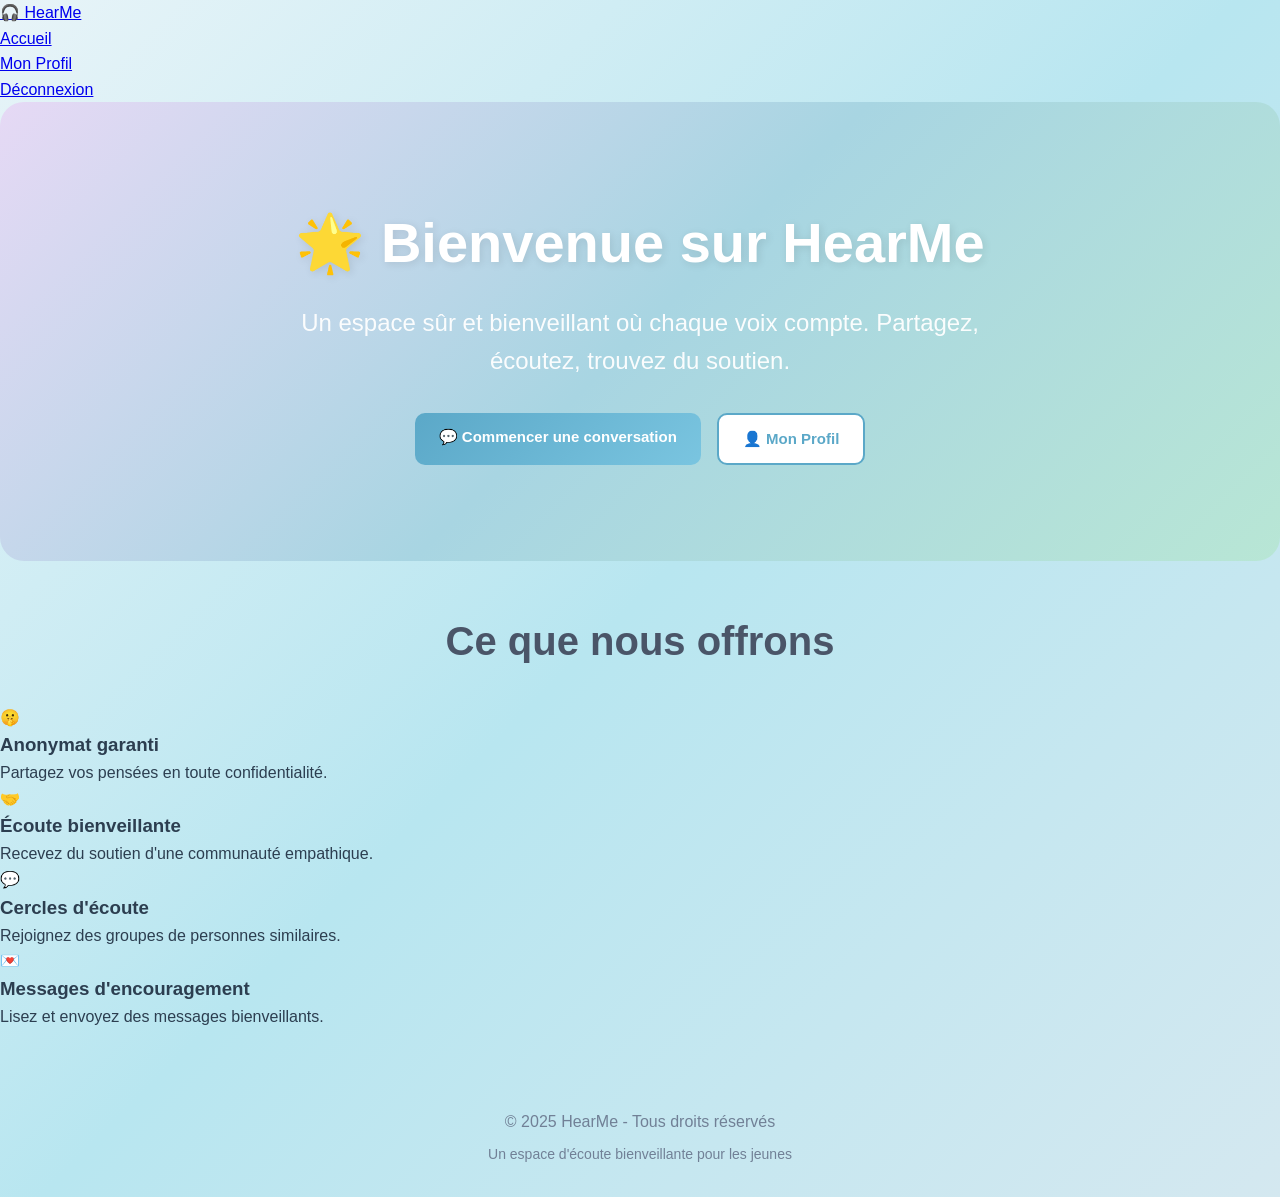
<file: View/FrontOffice/Home.html>
<!DOCTYPE html>
<html lang="fr">
<head>
    <meta charset="UTF-8">
    <meta name="viewport" content="width=device-width, initial-scale=1.0">
    <title>HearMe - Page d'Accueil</title>
    <link rel="stylesheet" href="../BackOffice/assets/css/style.css">
    <style>
        .welcome-section {
            background: linear-gradient(135deg, #E6D9F5 0%, #A8D5E2 50%, #B8E6D5 100%);
            padding: 6rem 2rem;
            text-align: center;
            border-radius: 24px;
            margin-bottom: 3rem;
        }
        
        .welcome-section h1 {
            font-size: 3.5rem;
            color: white;
            text-shadow: 2px 2px 8px rgba(0,0,0,0.1);
            margin-bottom: 1rem;
        }
        
        .welcome-section .tagline {
            font-size: 1.5rem;
            color: white;
            opacity: 0.95;
            max-width: 700px;
            margin: 0 auto 2rem auto;
        }
        
        .cta-buttons {
            display: flex;
            gap: 1rem;
            justify-content: center;
            margin-top: 2rem;
        }
    </style>
</head>
<body>
    <!-- Navigation -->
    <nav class="navbar">
        <a href="Home.html" class="logo">🎧 HearMe</a>
        <ul class="nav-links">
            <li><a href="Home.html">Accueil</a></li>
            <li><a href="Profilfront.php">Mon Profil</a></li>
            <li><a href="../BackOffice/logout.php">Déconnexion</a></li>
        </ul>
    </nav>

    <div class="container">
        <!-- Welcome Section -->
        <div class="welcome-section">
            <h1>🌟 Bienvenue sur HearMe</h1>
            <p class="tagline">
                Un espace sûr et bienveillant où chaque voix compte. 
                Partagez, écoutez, trouvez du soutien.
            </p>
            
            <div class="cta-buttons">
                <a href="#" class="btn btn-primary">💬 Commencer une conversation</a>
                <a href="Profilfront.php" class="btn btn-secondary">👤 Mon Profil</a>
            </div>
        </div>

        <!-- Features Section -->
        <h2 style="text-align: center; margin-bottom: 2rem; font-size: 2.5rem; color: #4A5568;">
            Ce que nous offrons
        </h2>
        
        <div class="features-grid">
            <div class="feature-card">
                <div class="feature-icon">🤫</div>
                <h3>Anonymat garanti</h3>
                <p>Partagez vos pensées en toute confidentialité.</p>
            </div>
            
            <div class="feature-card">
                <div class="feature-icon">🤝</div>
                <h3>Écoute bienveillante</h3>
                <p>Recevez du soutien d'une communauté empathique.</p>
            </div>
            
            <div class="feature-card">
                <div class="feature-icon">💬</div>
                <h3>Cercles d'écoute</h3>
                <p>Rejoignez des groupes de personnes similaires.</p>
            </div>
            
            <div class="feature-card">
                <div class="feature-icon">💌</div>
                <h3>Messages d'encouragement</h3>
                <p>Lisez et envoyez des messages bienveillants.</p>
            </div>
        </div>

        <!-- Footer -->
        <div style="text-align: center; padding: 2rem 0; color: #718096; margin-top: 3rem;">
            <p>&copy; 2025 HearMe - Tous droits réservés</p>
            <p style="margin-top: 0.5rem; font-size: 0.875rem;">
                Un espace d'écoute bienveillante pour les jeunes
            </p>
        </div>
    </div>
</body>
</html>
</file>
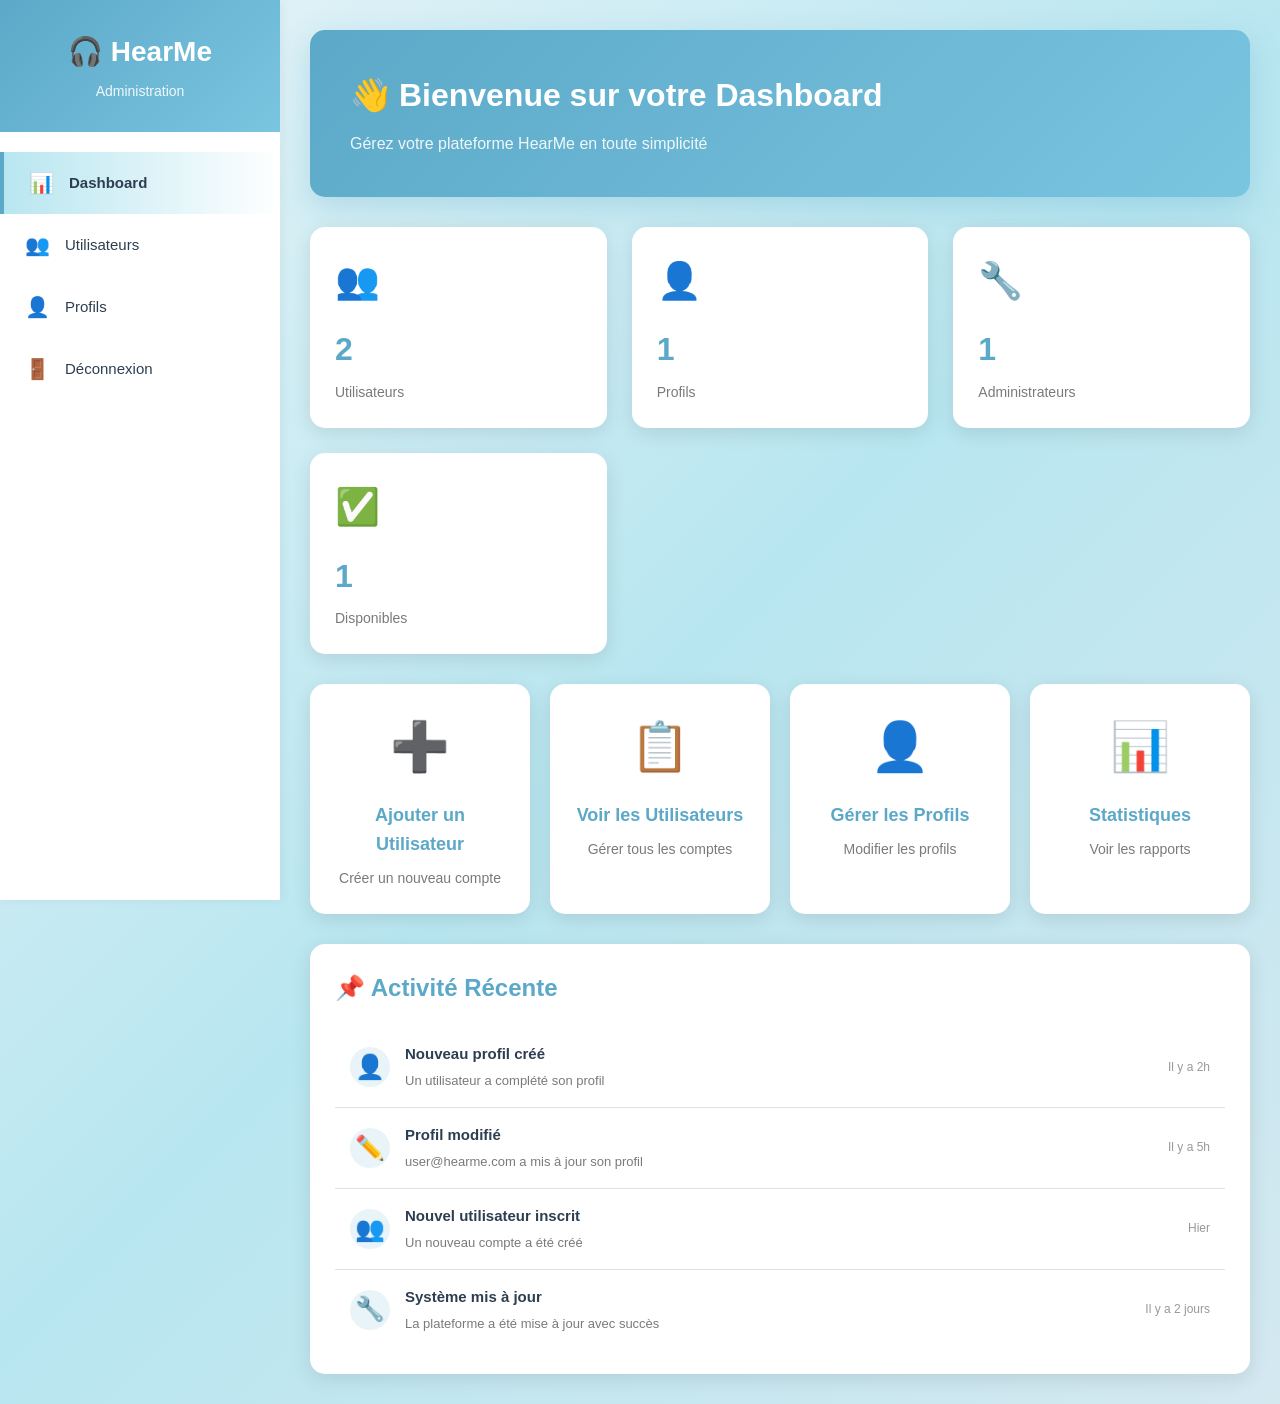
<file: hearme/View/BackOffice/dashboard.html>
<!DOCTYPE html>
<html lang="fr">
<head>
    <meta charset="UTF-8">
    <meta name="viewport" content="width=device-width, initial-scale=1.0">
    <title>Dashboard - HearMe Admin</title>
    <link rel="stylesheet" href="assets/css/style.css">
    <style>
        .welcome-banner {
            background: linear-gradient(135deg, #5BA8C8 0%, #7AC5E0 100%);
            color: white;
            padding: 40px;
            border-radius: 15px;
            margin-bottom: 30px;
            box-shadow: 0 10px 30px rgba(91, 168, 200, 0.3);
        }

        .welcome-banner h2 {
            font-size: 32px;
            margin-bottom: 10px;
        }

        .welcome-banner p {
            font-size: 16px;
            opacity: 0.9;
        }

        .quick-actions {
            display: grid;
            grid-template-columns: repeat(auto-fit, minmax(200px, 1fr));
            gap: 20px;
            margin-top: 30px;
        }

        .action-card {
            background: white;
            padding: 25px;
            border-radius: 15px;
            text-align: center;
            box-shadow: 0 5px 20px rgba(0, 0, 0, 0.1);
            transition: all 0.3s ease;
            cursor: pointer;
            text-decoration: none;
            color: inherit;
            display: block;
        }

        .action-card:hover {
            transform: translateY(-5px);
            box-shadow: 0 10px 30px rgba(0, 0, 0, 0.15);
        }

        .action-card .icon {
            font-size: 48px;
            margin-bottom: 15px;
        }

        .action-card h3 {
            color: #5BA8C8;
            font-size: 18px;
            margin-bottom: 8px;
        }

        .action-card p {
            color: #7A7A7A;
            font-size: 14px;
        }

        .recent-activity {
            background: white;
            border-radius: 15px;
            padding: 25px;
            box-shadow: 0 5px 20px rgba(0, 0, 0, 0.1);
            margin-top: 30px;
        }

        .recent-activity h3 {
            color: #5BA8C8;
            margin-bottom: 20px;
            font-size: 24px;
        }

        .activity-item {
            padding: 15px;
            border-bottom: 1px solid #E0E0E0;
            display: flex;
            align-items: center;
            gap: 15px;
        }

        .activity-item:last-child {
            border-bottom: none;
        }

        .activity-icon {
            font-size: 24px;
            width: 40px;
            height: 40px;
            background: #E8F4F8;
            border-radius: 50%;
            display: flex;
            align-items: center;
            justify-content: center;
        }

        .activity-content {
            flex: 1;
        }

        .activity-content h4 {
            color: #2C3E50;
            font-size: 15px;
            margin-bottom: 5px;
        }

        .activity-content p {
            color: #7A7A7A;
            font-size: 13px;
        }

        .activity-time {
            color: #999;
            font-size: 12px;
        }
    </style>
</head>
<body>
    <div class="container-fluid">
        <div class="row">
            <!-- Sidebar -->
            <aside class="col-md-3 sidebar">
                <div class="sidebar-header">
                    <h2>🎧 HearMe</h2>
                    <p>Administration</p>
                </div>
                <nav class="sidebar-menu">
                    <a href="dashboard.html" class="menu-item active">
                        <span class="icon">📊</span>
                        <span class="text">Dashboard</span>
                    </a>
                    <a href="ListerUsers.php" class="menu-item">
                        <span class="icon">👥</span>
                        <span class="text">Utilisateurs</span>
                    </a>
                    <a href="ListerProfil.php" class="menu-item">
                        <span class="icon">👤</span>
                        <span class="text">Profils</span>
                    </a>
                    <a href="logout.php" class="menu-item">
                        <span class="icon">🚪</span>
                        <span class="text">Déconnexion</span>
                    </a>
                </nav>
            </aside>

            <!-- Main Content -->
            <main class="col-md-9 main-content">
                <!-- Welcome Banner -->
                <div class="welcome-banner">
                    <h2>👋 Bienvenue sur votre Dashboard</h2>
                    <p>Gérez votre plateforme HearMe en toute simplicité</p>
                </div>

                <!-- Stats Grid -->
                <div class="stats-grid">
                    <div class="stat-card">
                        <div class="icon">👥</div>
                        <div class="value" id="totalUsers">-</div>
                        <div class="label">Utilisateurs</div>
                    </div>

                    <div class="stat-card">
                        <div class="icon">👤</div>
                        <div class="value" id="totalProfils">-</div>
                        <div class="label">Profils</div>
                    </div>

                    <div class="stat-card">
                        <div class="icon">🔧</div>
                        <div class="value" id="totalAdmins">-</div>
                        <div class="label">Administrateurs</div>
                    </div>

                    <div class="stat-card">
                        <div class="icon">✅</div>
                        <div class="value" id="disponibles">-</div>
                        <div class="label">Disponibles</div>
                    </div>
                </div>

                <!-- Quick Actions -->
                <div class="quick-actions">
                    <a href="AjoutUser.php" class="action-card">
                        <div class="icon">➕</div>
                        <h3>Ajouter un Utilisateur</h3>
                        <p>Créer un nouveau compte</p>
                    </a>

                    <a href="ListerUsers.php" class="action-card">
                        <div class="icon">📋</div>
                        <h3>Voir les Utilisateurs</h3>
                        <p>Gérer tous les comptes</p>
                    </a>

                    <a href="ListerProfil.php" class="action-card">
                        <div class="icon">👤</div>
                        <h3>Gérer les Profils</h3>
                        <p>Modifier les profils</p>
                    </a>

                    <a href="#" class="action-card" onclick="alert('Fonctionnalité à venir')">
                        <div class="icon">📊</div>
                        <h3>Statistiques</h3>
                        <p>Voir les rapports</p>
                    </a>
                </div>

                <!-- Recent Activity -->
                <div class="recent-activity">
                    <h3>📌 Activité Récente</h3>
                    
                    <div class="activity-item">
                        <div class="activity-icon">👤</div>
                        <div class="activity-content">
                            <h4>Nouveau profil créé</h4>
                            <p>Un utilisateur a complété son profil</p>
                        </div>
                        <div class="activity-time">Il y a 2h</div>
                    </div>

                    <div class="activity-item">
                        <div class="activity-icon">✏️</div>
                        <div class="activity-content">
                            <h4>Profil modifié</h4>
                            <p>user@hearme.com a mis à jour son profil</p>
                        </div>
                        <div class="activity-time">Il y a 5h</div>
                    </div>

                    <div class="activity-item">
                        <div class="activity-icon">👥</div>
                        <div class="activity-content">
                            <h4>Nouvel utilisateur inscrit</h4>
                            <p>Un nouveau compte a été créé</p>
                        </div>
                        <div class="activity-time">Hier</div>
                    </div>

                    <div class="activity-item">
                        <div class="activity-icon">🔧</div>
                        <div class="activity-content">
                            <h4>Système mis à jour</h4>
                            <p>La plateforme a été mise à jour avec succès</p>
                        </div>
                        <div class="activity-time">Il y a 2 jours</div>
                    </div>
                </div>
            </main>
        </div>
    </div>

    <script>
        // Fonction pour charger les statistiques
        async function loadStats() {
            try {
                // Simuler le chargement des stats
                // Dans une vraie application, vous feriez un fetch vers une API PHP
                
                // Pour l'instant, on met des valeurs par défaut
                document.getElementById('totalUsers').textContent = '2';
                document.getElementById('totalProfils').textContent = '1';
                document.getElementById('totalAdmins').textContent = '1';
                document.getElementById('disponibles').textContent = '1';

                // Animation des chiffres
                animateValue('totalUsers', 0, 2, 1000);
                animateValue('totalProfils', 0, 1, 1000);
                animateValue('totalAdmins', 0, 1, 1000);
                animateValue('disponibles', 0, 1, 1000);
            } catch (error) {
                console.error('Erreur de chargement des stats:', error);
            }
        }

        // Animation des chiffres
        function animateValue(id, start, end, duration) {
            const element = document.getElementById(id);
            const range = end - start;
            const increment = range / (duration / 16);
            let current = start;

            const timer = setInterval(() => {
                current += increment;
                if (current >= end) {
                    current = end;
                    clearInterval(timer);
                }
                element.textContent = Math.floor(current);
            }, 16);
        }

        // Charger les stats au chargement de la page
        document.addEventListener('DOMContentLoaded', loadStats);
    </script>
</body>
</html>
</file>
<file: View/BackOffice/assets/css/style.css>
/**
 * Style CSS - Template Pastel Apaisant
 * Emplacement : MON PROJET/View/BackOffice/assets/css/style.css
 */

/* ====================================
   VARIABLES ET RESET
==================================== */

:root {
    --primary-color: #5BA8C8;
    --primary-light: #7AC5E0;
    --primary-dark: #4A8FA8;
    --secondary-color: #B8E6F0;
    --background: #E8F4F8;
    --white: #FFFFFF;
    --text-dark: #2C3E50;
    --text-gray: #7A7A7A;
    --success: #2E7D32;
    --success-light: #E5F7E5;
    --danger: #D32F2F;
    --danger-light: #FFE5E5;
    --warning: #F57C00;
    --warning-light: #FFF8E1;
    --border: #E0E0E0;
    --shadow: 0 5px 20px rgba(0, 0, 0, 0.1);
    --shadow-hover: 0 10px 30px rgba(0, 0, 0, 0.15);
}

* {
    margin: 0;
    padding: 0;
    box-sizing: border-box;
}

body {
    font-family: 'Segoe UI', Tahoma, Geneva, Verdana, sans-serif;
    background: linear-gradient(135deg, #E8F4F8 0%, #B8E6F0 50%, #D4E8F0 100%);
    color: var(--text-dark);
    line-height: 1.6;
    min-height: 100vh;
}

/* ====================================
   LAYOUT PRINCIPAL
==================================== */

.container-fluid {
    display: flex;
    min-height: 100vh;
}

.row {
    display: flex;
    width: 100%;
}

/* ====================================
   SIDEBAR
==================================== */

.sidebar {
    width: 280px;
    background: var(--white);
    box-shadow: 2px 0 10px rgba(0, 0, 0, 0.05);
    position: fixed;
    height: 100vh;
    overflow-y: auto;
}

.sidebar-header {
    padding: 30px 20px;
    background: linear-gradient(135deg, var(--primary-color) 0%, var(--primary-light) 100%);
    color: white;
    text-align: center;
}

.sidebar-header h2 {
    font-size: 28px;
    margin-bottom: 5px;
}

.sidebar-header p {
    font-size: 14px;
    opacity: 0.9;
}

.sidebar-menu {
    padding: 20px 0;
}

.menu-item {
    display: flex;
    align-items: center;
    padding: 15px 25px;
    color: var(--text-dark);
    text-decoration: none;
    transition: all 0.3s ease;
}

.menu-item:hover {
    background-color: var(--background);
    border-left: 4px solid var(--primary-color);
}

.menu-item.active {
    background: linear-gradient(90deg, var(--secondary-color) 0%, transparent 100%);
    border-left: 4px solid var(--primary-color);
    font-weight: 600;
}

.menu-item .icon {
    font-size: 20px;
    margin-right: 15px;
}

.menu-item .text {
    font-size: 15px;
}

/* ====================================
   MAIN CONTENT
==================================== */

.main-content {
    margin-left: 280px;
    padding: 30px;
    width: calc(100% - 280px);
}

.page-header {
    margin-bottom: 30px;
}

.page-header h1 {
    color: var(--primary-color);
    font-size: 32px;
    margin-bottom: 8px;
}

.page-header p {
    color: var(--text-gray);
    font-size: 16px;
}

/* ====================================
   CARDS ET STATS
==================================== */

.stats-grid {
    display: grid;
    grid-template-columns: repeat(auto-fit, minmax(250px, 1fr));
    gap: 25px;
    margin-bottom: 30px;
}

.stat-card {
    background: var(--white);
    border-radius: 15px;
    padding: 25px;
    box-shadow: var(--shadow);
    transition: all 0.3s ease;
}

.stat-card:hover {
    transform: translateY(-5px);
    box-shadow: var(--shadow-hover);
}

.stat-card .icon {
    font-size: 36px;
    margin-bottom: 15px;
}

.stat-card .value {
    font-size: 32px;
    font-weight: 700;
    color: var(--primary-color);
    margin-bottom: 5px;
}

.stat-card .label {
    color: var(--text-gray);
    font-size: 14px;
}

/* ====================================
   FORMULAIRES
==================================== */

.form-container {
    background: var(--white);
    border-radius: 15px;
    padding: 30px;
    box-shadow: var(--shadow);
}

.form-group {
    margin-bottom: 20px;
}

.form-group label {
    display: block;
    color: var(--primary-color);
    font-weight: 600;
    margin-bottom: 8px;
    font-size: 14px;
}

.form-group label .required {
    color: var(--danger);
}

.form-group input,
.form-group select,
.form-group textarea {
    width: 100%;
    padding: 12px;
    border: 2px solid var(--border);
    border-radius: 10px;
    font-size: 15px;
    font-family: inherit;
    transition: all 0.3s ease;
}

.form-group input:focus,
.form-group select:focus,
.form-group textarea:focus {
    outline: none;
    border-color: var(--primary-color);
    box-shadow: 0 0 0 3px rgba(91, 168, 200, 0.1);
}

.form-group textarea {
    resize: vertical;
    min-height: 80px;
}

.form-group small {
    display: block;
    color: var(--text-gray);
    font-size: 12px;
    margin-top: 5px;
}

/* ====================================
   BOUTONS
==================================== */

.btn {
    padding: 12px 24px;
    border: none;
    border-radius: 10px;
    font-size: 15px;
    font-weight: 600;
    cursor: pointer;
    text-decoration: none;
    display: inline-block;
    transition: all 0.3s ease;
}

.btn-primary {
    background: linear-gradient(135deg, var(--primary-color) 0%, var(--primary-light) 100%);
    color: white;
}

.btn-primary:hover {
    transform: translateY(-2px);
    box-shadow: 0 8px 20px rgba(91, 168, 200, 0.3);
}

.btn-secondary {
    background: var(--white);
    color: var(--primary-color);
    border: 2px solid var(--primary-color);
}

.btn-secondary:hover {
    background: var(--primary-color);
    color: white;
}

.btn-danger {
    background: linear-gradient(135deg, var(--danger) 0%, #FF6B6B 100%);
    color: white;
}

.btn-danger:hover {
    transform: translateY(-2px);
    box-shadow: 0 8px 20px rgba(211, 47, 47, 0.3);
}

.btn-success {
    background: linear-gradient(135deg, var(--success) 0%, #4CAF50 100%);
    color: white;
}

.btn-success:hover {
    transform: translateY(-2px);
    box-shadow: 0 8px 20px rgba(46, 125, 50, 0.3);
}

.form-actions {
    display: flex;
    gap: 15px;
    margin-top: 25px;
}

/* ====================================
   TABLEAUX
==================================== */

.table-container {
    background: var(--white);
    border-radius: 15px;
    padding: 25px;
    box-shadow: var(--shadow);
    overflow-x: auto;
}

table {
    width: 100%;
    border-collapse: collapse;
}

table thead {
    background: linear-gradient(135deg, var(--primary-color) 0%, var(--primary-light) 100%);
    color: white;
}

table th {
    padding: 15px;
    text-align: left;
    font-weight: 600;
    font-size: 14px;
}

table td {
    padding: 15px;
    border-bottom: 1px solid var(--border);
    font-size: 14px;
}

table tbody tr {
    transition: all 0.2s ease;
}

table tbody tr:hover {
    background-color: var(--background);
}

/* ====================================
   ALERTS
==================================== */

.alert {
    padding: 12px 20px;
    border-radius: 10px;
    margin-bottom: 20px;
    font-size: 14px;
}

.alert-success {
    background-color: var(--success-light);
    color: var(--success);
    border: 1px solid #B3E5B3;
}

.alert-danger {
    background-color: var(--danger-light);
    color: var(--danger);
    border: 1px solid #FFB3B3;
}

.alert-warning {
    background-color: var(--warning-light);
    color: var(--warning);
    border: 1px solid #FFE082;
}

/* ====================================
   BADGES
==================================== */

.badge {
    display: inline-block;
    padding: 5px 12px;
    border-radius: 20px;
    font-size: 12px;
    font-weight: 600;
}

.badge-disponible {
    background-color: var(--success-light);
    color: var(--success);
}

.badge-occupe {
    background-color: var(--warning-light);
    color: var(--warning);
}

.badge-indisponible {
    background-color: var(--danger-light);
    color: var(--danger);
}

.badge-admin {
    background-color: #E3F2FD;
    color: #1976D2;
}

.badge-user {
    background-color: #F3E5F5;
    color: #7B1FA2;
}

/* ====================================
   ACTIONS
==================================== */

.actions {
    display: flex;
    gap: 10px;
    flex-wrap: wrap;
}

/* ====================================
   RESPONSIVE
==================================== */

@media (max-width: 1024px) {
    .sidebar {
        width: 220px;
    }

    .main-content {
        margin-left: 220px;
        width: calc(100% - 220px);
    }
}

@media (max-width: 768px) {
    .sidebar {
        position: absolute;
        transform: translateX(-100%);
        z-index: 1000;
    }

    .sidebar.active {
        transform: translateX(0);
    }

    .main-content {
        margin-left: 0;
        width: 100%;
        padding: 20px;
    }

    .stats-grid {
        grid-template-columns: 1fr;
    }

    .table-container {
        overflow-x: scroll;
    }

    .form-actions {
        flex-direction: column;
    }

    .form-actions .btn {
        width: 100%;
    }
}

/* ====================================
   ANIMATIONS
==================================== */

@keyframes fadeIn {
    from {
        opacity: 0;
        transform: translateY(10px);
    }
    to {
        opacity: 1;
        transform: translateY(0);
    }
}

.fade-in {
    animation: fadeIn 0.5s ease;
}

/* ====================================
   UTILITAIRES
==================================== */

.text-center {
    text-align: center;
}

.mt-20 {
    margin-top: 20px;
}

.mb-20 {
    margin-bottom: 20px;
}

.hidden {
    display: none;
}

.loading {
    opacity: 0.6;
    pointer-events: none;
}
</file>
<file: hearme/View/BackOffice/assets/css/style.css>
/**
 * Style CSS - Template Pastel Apaisant
 * Emplacement : MON PROJET/View/BackOffice/assets/css/style.css
 */

/* ====================================
   VARIABLES ET RESET
==================================== */

:root {
    --primary-color: #5BA8C8;
    --primary-light: #7AC5E0;
    --primary-dark: #4A8FA8;
    --secondary-color: #B8E6F0;
    --background: #E8F4F8;
    --white: #FFFFFF;
    --text-dark: #2C3E50;
    --text-gray: #7A7A7A;
    --success: #2E7D32;
    --success-light: #E5F7E5;
    --danger: #D32F2F;
    --danger-light: #FFE5E5;
    --warning: #F57C00;
    --warning-light: #FFF8E1;
    --border: #E0E0E0;
    --shadow: 0 5px 20px rgba(0, 0, 0, 0.1);
    --shadow-hover: 0 10px 30px rgba(0, 0, 0, 0.15);
}

* {
    margin: 0;
    padding: 0;
    box-sizing: border-box;
}

body {
    font-family: 'Segoe UI', Tahoma, Geneva, Verdana, sans-serif;
    background: linear-gradient(135deg, #E8F4F8 0%, #B8E6F0 50%, #D4E8F0 100%);
    color: var(--text-dark);
    line-height: 1.6;
    min-height: 100vh;
}

/* ====================================
   LAYOUT PRINCIPAL
==================================== */

.container-fluid {
    display: flex;
    min-height: 100vh;
}

.row {
    display: flex;
    width: 100%;
}

/* ====================================
   SIDEBAR
==================================== */

.sidebar {
    width: 280px;
    background: var(--white);
    box-shadow: 2px 0 10px rgba(0, 0, 0, 0.05);
    position: fixed;
    height: 100vh;
    overflow-y: auto;
}

.sidebar-header {
    padding: 30px 20px;
    background: linear-gradient(135deg, var(--primary-color) 0%, var(--primary-light) 100%);
    color: white;
    text-align: center;
}

.sidebar-header h2 {
    font-size: 28px;
    margin-bottom: 5px;
}

.sidebar-header p {
    font-size: 14px;
    opacity: 0.9;
}

.sidebar-menu {
    padding: 20px 0;
}

.menu-item {
    display: flex;
    align-items: center;
    padding: 15px 25px;
    color: var(--text-dark);
    text-decoration: none;
    transition: all 0.3s ease;
}

.menu-item:hover {
    background-color: var(--background);
    border-left: 4px solid var(--primary-color);
}

.menu-item.active {
    background: linear-gradient(90deg, var(--secondary-color) 0%, transparent 100%);
    border-left: 4px solid var(--primary-color);
    font-weight: 600;
}

.menu-item .icon {
    font-size: 20px;
    margin-right: 15px;
}

.menu-item .text {
    font-size: 15px;
}

/* ====================================
   MAIN CONTENT
==================================== */

.main-content {
    margin-left: 280px;
    padding: 30px;
    width: calc(100% - 280px);
}

.page-header {
    margin-bottom: 30px;
}

.page-header h1 {
    color: var(--primary-color);
    font-size: 32px;
    margin-bottom: 8px;
}

.page-header p {
    color: var(--text-gray);
    font-size: 16px;
}

/* ====================================
   CARDS ET STATS
==================================== */

.stats-grid {
    display: grid;
    grid-template-columns: repeat(auto-fit, minmax(250px, 1fr));
    gap: 25px;
    margin-bottom: 30px;
}

.stat-card {
    background: var(--white);
    border-radius: 15px;
    padding: 25px;
    box-shadow: var(--shadow);
    transition: all 0.3s ease;
}

.stat-card:hover {
    transform: translateY(-5px);
    box-shadow: var(--shadow-hover);
}

.stat-card .icon {
    font-size: 36px;
    margin-bottom: 15px;
}

.stat-card .value {
    font-size: 32px;
    font-weight: 700;
    color: var(--primary-color);
    margin-bottom: 5px;
}

.stat-card .label {
    color: var(--text-gray);
    font-size: 14px;
}

/* ====================================
   FORMULAIRES
==================================== */

.form-container {
    background: var(--white);
    border-radius: 15px;
    padding: 30px;
    box-shadow: var(--shadow);
}

.form-group {
    margin-bottom: 20px;
}

.form-group label {
    display: block;
    color: var(--primary-color);
    font-weight: 600;
    margin-bottom: 8px;
    font-size: 14px;
}

.form-group label .required {
    color: var(--danger);
}

.form-group input,
.form-group select,
.form-group textarea {
    width: 100%;
    padding: 12px;
    border: 2px solid var(--border);
    border-radius: 10px;
    font-size: 15px;
    font-family: inherit;
    transition: all 0.3s ease;
}

.form-group input:focus,
.form-group select:focus,
.form-group textarea:focus {
    outline: none;
    border-color: var(--primary-color);
    box-shadow: 0 0 0 3px rgba(91, 168, 200, 0.1);
}

.form-group textarea {
    resize: vertical;
    min-height: 80px;
}

.form-group small {
    display: block;
    color: var(--text-gray);
    font-size: 12px;
    margin-top: 5px;
}

/* ====================================
   BOUTONS
==================================== */

.btn {
    padding: 12px 24px;
    border: none;
    border-radius: 10px;
    font-size: 15px;
    font-weight: 600;
    cursor: pointer;
    text-decoration: none;
    display: inline-block;
    transition: all 0.3s ease;
}

.btn-primary {
    background: linear-gradient(135deg, var(--primary-color) 0%, var(--primary-light) 100%);
    color: white;
}

.btn-primary:hover {
    transform: translateY(-2px);
    box-shadow: 0 8px 20px rgba(91, 168, 200, 0.3);
}

.btn-secondary {
    background: var(--white);
    color: var(--primary-color);
    border: 2px solid var(--primary-color);
}

.btn-secondary:hover {
    background: var(--primary-color);
    color: white;
}

.btn-danger {
    background: linear-gradient(135deg, var(--danger) 0%, #FF6B6B 100%);
    color: white;
}

.btn-danger:hover {
    transform: translateY(-2px);
    box-shadow: 0 8px 20px rgba(211, 47, 47, 0.3);
}

.btn-success {
    background: linear-gradient(135deg, var(--success) 0%, #4CAF50 100%);
    color: white;
}

.btn-success:hover {
    transform: translateY(-2px);
    box-shadow: 0 8px 20px rgba(46, 125, 50, 0.3);
}

.form-actions {
    display: flex;
    gap: 15px;
    margin-top: 25px;
}

/* ====================================
   TABLEAUX
==================================== */

.table-container {
    background: var(--white);
    border-radius: 15px;
    padding: 25px;
    box-shadow: var(--shadow);
    overflow-x: auto;
}

table {
    width: 100%;
    border-collapse: collapse;
}

table thead {
    background: linear-gradient(135deg, var(--primary-color) 0%, var(--primary-light) 100%);
    color: white;
}

table th {
    padding: 15px;
    text-align: left;
    font-weight: 600;
    font-size: 14px;
}

table td {
    padding: 15px;
    border-bottom: 1px solid var(--border);
    font-size: 14px;
}

table tbody tr {
    transition: all 0.2s ease;
}

table tbody tr:hover {
    background-color: var(--background);
}

/* ====================================
   ALERTS
==================================== */

.alert {
    padding: 12px 20px;
    border-radius: 10px;
    margin-bottom: 20px;
    font-size: 14px;
}

.alert-success {
    background-color: var(--success-light);
    color: var(--success);
    border: 1px solid #B3E5B3;
}

.alert-danger {
    background-color: var(--danger-light);
    color: var(--danger);
    border: 1px solid #FFB3B3;
}

.alert-warning {
    background-color: var(--warning-light);
    color: var(--warning);
    border: 1px solid #FFE082;
}

/* ====================================
   BADGES
==================================== */

.badge {
    display: inline-block;
    padding: 5px 12px;
    border-radius: 20px;
    font-size: 12px;
    font-weight: 600;
}

.badge-disponible {
    background-color: var(--success-light);
    color: var(--success);
}

.badge-occupe {
    background-color: var(--warning-light);
    color: var(--warning);
}

.badge-indisponible {
    background-color: var(--danger-light);
    color: var(--danger);
}

.badge-admin {
    background-color: #E3F2FD;
    color: #1976D2;
}

.badge-user {
    background-color: #F3E5F5;
    color: #7B1FA2;
}

/* ====================================
   ACTIONS
==================================== */

.actions {
    display: flex;
    gap: 10px;
    flex-wrap: wrap;
}

/* ====================================
   RESPONSIVE
==================================== */

@media (max-width: 1024px) {
    .sidebar {
        width: 220px;
    }

    .main-content {
        margin-left: 220px;
        width: calc(100% - 220px);
    }
}

@media (max-width: 768px) {
    .sidebar {
        position: absolute;
        transform: translateX(-100%);
        z-index: 1000;
    }

    .sidebar.active {
        transform: translateX(0);
    }

    .main-content {
        margin-left: 0;
        width: 100%;
        padding: 20px;
    }

    .stats-grid {
        grid-template-columns: 1fr;
    }

    .table-container {
        overflow-x: scroll;
    }

    .form-actions {
        flex-direction: column;
    }

    .form-actions .btn {
        width: 100%;
    }
}

/* ====================================
   ANIMATIONS
==================================== */

@keyframes fadeIn {
    from {
        opacity: 0;
        transform: translateY(10px);
    }
    to {
        opacity: 1;
        transform: translateY(0);
    }
}

.fade-in {
    animation: fadeIn 0.5s ease;
}

/* ====================================
   UTILITAIRES
==================================== */

.text-center {
    text-align: center;
}

.mt-20 {
    margin-top: 20px;
}

.mb-20 {
    margin-bottom: 20px;
}

.hidden {
    display: none;
}

.loading {
    opacity: 0.6;
    pointer-events: none;
}
</file>
